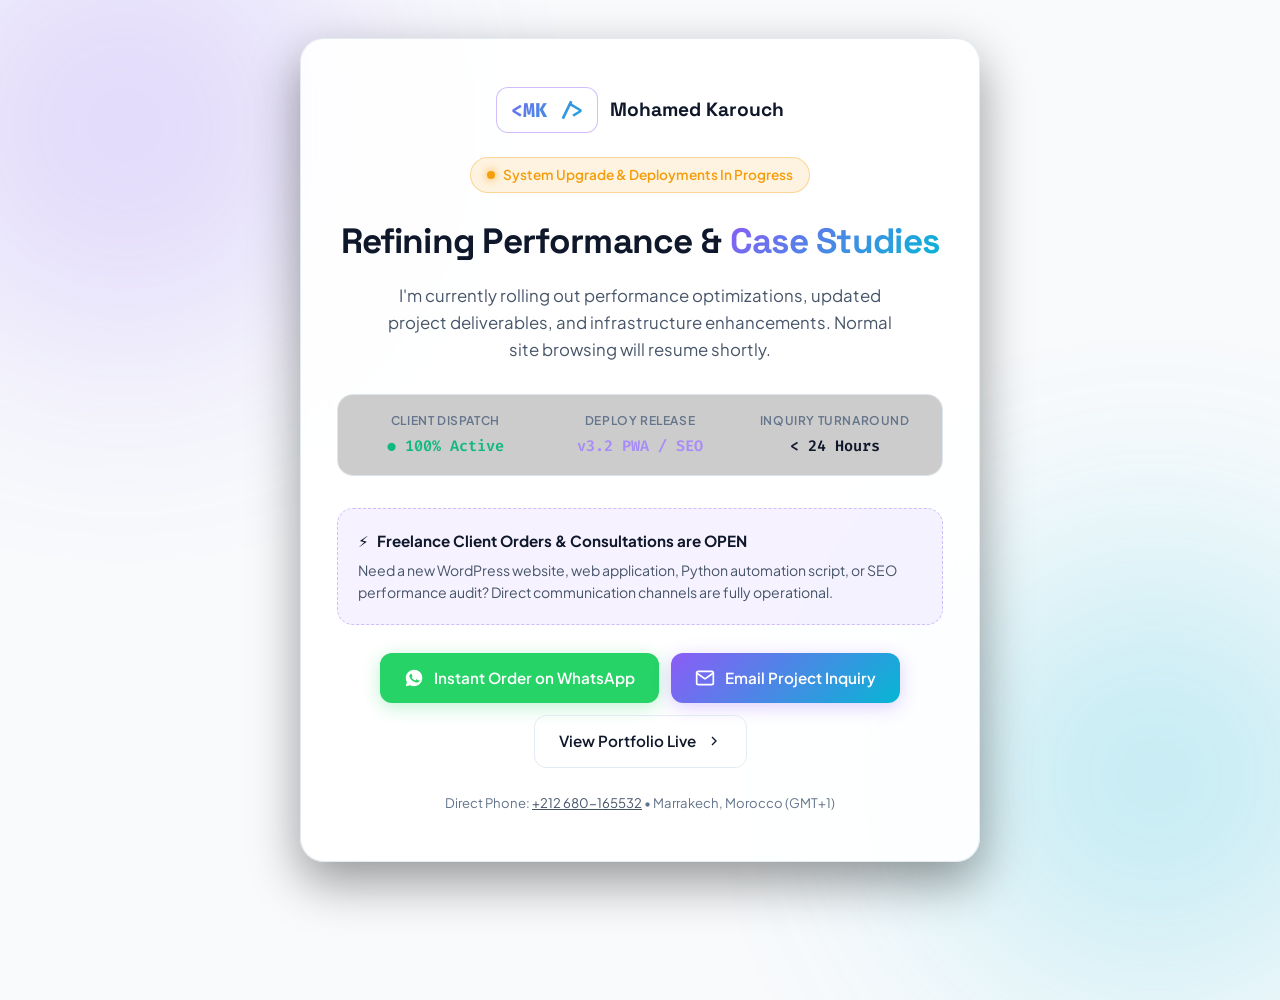
<file: maintenance.html>
<!DOCTYPE html>
<html lang="en">
<head>
    <meta charset="UTF-8">
    <meta name="viewport" content="width=device-width, initial-scale=1.0, viewport-fit=cover">
    
    <title>Scheduled Maintenance &amp; Upgrades | Mohamed Karouch</title>
    <meta name="description" content="Mohamed Karouch's portfolio is currently undergoing scheduled performance optimizations and portfolio upgrades. Direct communication channels remain open.">
    <meta name="author" content="Mohamed Karouch">
    <meta name="robots" content="noindex, follow">

    <!-- Theme Colors -->
    <meta name="theme-color" media="(prefers-color-scheme: dark)" content="#090a10">
    <meta name="theme-color" media="(prefers-color-scheme: light)" content="#f8fafc">

    <!-- Favicon -->
    <link rel="icon" type="image/svg+xml" href="./logo/favicon.svg">
    <link rel="apple-touch-icon" sizes="180x180" href="./logo/apple-touch-icon.png">

    <!-- Google Fonts -->
    <link rel="preconnect" href="https://fonts.googleapis.com">
    <link rel="preconnect" href="https://fonts.gstatic.com" crossorigin>
    <link href="https://fonts.googleapis.com/css2?family=Fira+Code:wght@400;500&family=Plus+Jakarta+Sans:wght@400;500;600;700;800&family=Space+Grotesk:wght@600;700&display=swap" rel="stylesheet">

    <style>
        :root {
            --bg-body: #090a10;
            --bg-card: rgba(20, 25, 42, 0.7);
            --border-card: rgba(255, 255, 255, 0.1);
            --border-hover: rgba(139, 92, 246, 0.5);
            --text-primary: #f8fafc;
            --text-secondary: #94a3b8;
            --text-muted: #64748b;
            --accent-primary: #8b5cf6;
            --accent-secondary: #06b6d4;
            --accent-emerald: #10b981;
            --accent-amber: #f59e0b;
            --accent-gradient: linear-gradient(135deg, #8b5cf6 0%, #06b6d4 100%);
            --font-sans: 'Plus Jakarta Sans', system-ui, -apple-system, sans-serif;
            --font-display: 'Space Grotesk', sans-serif;
            --font-mono: 'Fira Code', monospace;
        }

        @media (prefers-color-scheme: light) {
            :root {
                --bg-body: #f8fafc;
                --bg-card: rgba(255, 255, 255, 0.9);
                --border-card: rgba(226, 232, 240, 0.9);
                --text-primary: #0f172a;
                --text-secondary: #475569;
                --text-muted: #64748b;
            }
        }

        * {
            box-sizing: border-box;
            margin: 0;
            padding: 0;
            -webkit-tap-highlight-color: transparent;
        }

        body {
            font-family: var(--font-sans);
            background-color: var(--bg-body);
            color: var(--text-primary);
            min-height: 100vh;
            display: flex;
            flex-direction: column;
            justify-content: center;
            align-items: center;
            position: relative;
            overflow-x: hidden;
            padding: 24px 16px;
            line-height: 1.6;
        }

        /* Ambient Glow Spheres */
        .ambient-glow {
            position: absolute;
            border-radius: 50%;
            filter: blur(120px);
            opacity: 0.22;
            pointer-events: none;
            z-index: 0;
        }
        .glow-top-left {
            top: -100px;
            left: -100px;
            width: 450px;
            height: 450px;
            background: #8b5cf6;
        }
        .glow-bottom-right {
            bottom: -100px;
            right: -100px;
            width: 450px;
            height: 450px;
            background: #06b6d4;
        }

        /* Container Card */
        .maintenance-container {
            position: relative;
            z-index: 1;
            max-width: 680px;
            width: 100%;
            background: var(--bg-card);
            border: 1px solid var(--border-card);
            border-radius: 24px;
            backdrop-filter: blur(16px);
            -webkit-backdrop-filter: blur(16px);
            padding: 48px 36px;
            box-shadow: 0 20px 50px rgba(0, 0, 0, 0.4);
            text-align: center;
        }

        @media (max-width: 600px) {
            .maintenance-container {
                padding: 32px 20px;
                border-radius: 20px;
            }
        }

        /* Brand Logo */
        .brand-header {
            margin-bottom: 24px;
            display: inline-flex;
            align-items: center;
            gap: 12px;
            text-decoration: none;
        }
        .brand-logo-mark {
            font-family: var(--font-mono);
            font-weight: 700;
            font-size: 1.25rem;
            background: var(--accent-gradient);
            -webkit-background-clip: text;
            -webkit-text-fill-color: transparent;
            padding: 6px 14px;
            border-radius: 12px;
            border: 1px solid rgba(139, 92, 246, 0.4);
            background-color: rgba(139, 92, 246, 0.08);
        }
        .brand-logo-text {
            font-family: var(--font-display);
            font-weight: 700;
            font-size: 1.2rem;
            color: var(--text-primary);
        }

        /* Status Badge */
        .status-pill {
            display: inline-flex;
            align-items: center;
            gap: 8px;
            padding: 6px 16px;
            border-radius: 9999px;
            background: rgba(245, 158, 11, 0.12);
            border: 1px solid rgba(245, 158, 11, 0.35);
            color: var(--accent-amber);
            font-size: 0.85rem;
            font-weight: 600;
            margin-bottom: 20px;
        }
        .pulse-indicator {
            width: 8px;
            height: 8px;
            border-radius: 50%;
            background-color: var(--accent-amber);
            box-shadow: 0 0 10px var(--accent-amber);
            animation: pulseGlow 1.8s infinite;
        }
        @keyframes pulseGlow {
            0%, 100% { opacity: 1; transform: scale(1); }
            50% { opacity: 0.4; transform: scale(1.3); }
        }

        /* Headings */
        .maintenance-title {
            font-family: var(--font-display);
            font-size: 2.2rem;
            font-weight: 700;
            letter-spacing: -0.02em;
            margin-bottom: 14px;
            color: var(--text-primary);
        }
        .gradient-span {
            background: var(--accent-gradient);
            -webkit-background-clip: text;
            -webkit-text-fill-color: transparent;
        }
        @media (max-width: 600px) {
            .maintenance-title {
                font-size: 1.75rem;
            }
        }

        .maintenance-subtitle {
            font-size: 1.05rem;
            color: var(--text-secondary);
            margin-bottom: 30px;
            max-width: 520px;
            margin-left: auto;
            margin-right: auto;
        }

        /* System Telemetry Row */
        .telemetry-grid {
            display: grid;
            grid-template-columns: repeat(3, 1fr);
            gap: 12px;
            margin-bottom: 32px;
            padding: 16px;
            background: rgba(0, 0, 0, 0.2);
            border: 1px solid var(--border-card);
            border-radius: 16px;
        }
        @media (max-width: 540px) {
            .telemetry-grid {
                grid-template-columns: 1fr;
                gap: 8px;
            }
        }
        .telemetry-item {
            display: flex;
            flex-direction: column;
            gap: 4px;
        }
        .telemetry-label {
            font-size: 0.75rem;
            text-transform: uppercase;
            letter-spacing: 0.05em;
            color: var(--text-muted);
            font-weight: 600;
        }
        .telemetry-value {
            font-family: var(--font-mono);
            font-size: 0.95rem;
            font-weight: 600;
            color: var(--text-primary);
        }
        .val-emerald { color: var(--accent-emerald); }
        .val-purple { color: #a78bfa; }

        /* Direct Action & Orders Banner */
        .urgent-inquiry-box {
            background: rgba(139, 92, 246, 0.08);
            border: 1px dashed rgba(139, 92, 246, 0.35);
            border-radius: 16px;
            padding: 20px;
            margin-bottom: 28px;
            text-align: left;
        }
        .urgent-inquiry-title {
            font-size: 0.95rem;
            font-weight: 700;
            color: var(--text-primary);
            margin-bottom: 6px;
            display: flex;
            align-items: center;
            gap: 8px;
        }
        .urgent-inquiry-desc {
            font-size: 0.88rem;
            color: var(--text-secondary);
        }

        /* Buttons Group */
        .actions-group {
            display: flex;
            flex-wrap: wrap;
            gap: 12px;
            justify-content: center;
            margin-bottom: 24px;
        }
        .btn {
            display: inline-flex;
            align-items: center;
            justify-content: center;
            gap: 10px;
            padding: 13px 24px;
            border-radius: 12px;
            font-size: 0.95rem;
            font-weight: 600;
            text-decoration: none;
            cursor: pointer;
            transition: all 0.25s cubic-bezier(0.16, 1, 0.3, 1);
            border: none;
            min-height: 48px;
        }
        @media (max-width: 500px) {
            .btn {
                width: 100%;
            }
        }
        .btn-whatsapp {
            background: #25D366;
            color: #ffffff;
            box-shadow: 0 4px 18px rgba(37, 211, 102, 0.3);
        }
        .btn-whatsapp:hover {
            background: #20bd5a;
            transform: translateY(-2px);
            box-shadow: 0 6px 24px rgba(37, 211, 102, 0.45);
        }
        .btn-email {
            background: var(--accent-gradient);
            color: #ffffff;
            box-shadow: 0 4px 18px rgba(139, 92, 246, 0.3);
        }
        .btn-email:hover {
            transform: translateY(-2px);
            box-shadow: 0 6px 24px rgba(139, 92, 246, 0.45);
        }
        .btn-outline {
            background: transparent;
            color: var(--text-primary);
            border: 1px solid var(--border-card);
        }
        .btn-outline:hover {
            border-color: var(--border-hover);
            background: rgba(255, 255, 255, 0.05);
            transform: translateY(-2px);
        }

        /* Footer info */
        .footer-note {
            font-size: 0.82rem;
            color: var(--text-muted);
            margin-top: 12px;
        }
        .footer-note a {
            color: var(--text-secondary);
            text-decoration: underline;
        }
        .footer-note a:hover {
            color: var(--accent-secondary);
        }
    </style>
</head>
<body>
    <div class="ambient-glow glow-top-left" aria-hidden="true"></div>
    <div class="ambient-glow glow-bottom-right" aria-hidden="true"></div>

    <main class="maintenance-container">
        <!-- Brand Header -->
        <a href="index.html" class="brand-header" title="Mohamed Karouch Home">
            <span class="brand-logo-mark">&lt;MK /&gt;</span>
            <span class="brand-logo-text">Mohamed Karouch</span>
        </a>

        <!-- Status Indicator -->
        <div>
            <div class="status-pill">
                <span class="pulse-indicator"></span>
                <span>System Upgrade &amp; Deployments In Progress</span>
            </div>
        </div>

        <h1 class="maintenance-title">
            Refining Performance &amp; <span class="gradient-span">Case Studies</span>
        </h1>

        <p class="maintenance-subtitle">
            I'm currently rolling out performance optimizations, updated project deliverables, and infrastructure enhancements. Normal site browsing will resume shortly.
        </p>

        <!-- System Telemetry Row -->
        <div class="telemetry-grid">
            <div class="telemetry-item">
                <span class="telemetry-label">Client Dispatch</span>
                <span class="telemetry-value val-emerald">● 100% Active</span>
            </div>
            <div class="telemetry-item">
                <span class="telemetry-label">Deploy Release</span>
                <span class="telemetry-value val-purple">v3.2 PWA / SEO</span>
            </div>
            <div class="telemetry-item">
                <span class="telemetry-label">Inquiry Turnaround</span>
                <span class="telemetry-value">&lt; 24 Hours</span>
            </div>
        </div>

        <!-- Orders & Inquiries Active Notice -->
        <div class="urgent-inquiry-box">
            <div class="urgent-inquiry-title">
                <span>⚡</span>
                <span>Freelance Client Orders &amp; Consultations are OPEN</span>
            </div>
            <p class="urgent-inquiry-desc">
                Need a new WordPress website, web application, Python automation script, or SEO performance audit? Direct communication channels are fully operational.
            </p>
        </div>

        <!-- Action Buttons -->
        <div class="actions-group">
            <a href="https://wa.me/212680165532?text=Hi%20Mohamed,%20I%20saw%20your%20portfolio%20maintenance%20page%20and%20would%20like%20to%20place%20an%20order%20or%20inquire%20about%20a%20project!" class="btn btn-whatsapp" target="_blank" rel="noopener noreferrer">
                <svg width="20" height="20" viewBox="0 0 24 24" fill="currentColor"><path d="M12.04 2c-5.46 0-9.91 4.45-9.91 9.91 0 1.75.46 3.45 1.32 4.95L2.05 22l5.25-1.38c1.45.79 3.08 1.21 4.74 1.21 5.46 0 9.91-4.45 9.91-9.91 0-2.65-1.03-5.14-2.9-7.01A9.816 9.816 0 0 0 12.04 2zm5.79 14.07c-.24.68-1.39 1.31-1.92 1.39-.5.08-1.14.12-3.69-.93-2.73-1.12-4.48-3.9-4.62-4.08-.14-.19-1.11-1.48-1.11-2.82 0-1.34.7-2 1-2.28.24-.23.53-.29.71-.29.17 0 .35 0 .5.01.16.01.37-.06.58.44.22.52.75 1.82.81 1.96.07.14.11.31.02.49-.09.18-.14.29-.28.45-.14.16-.29.35-.42.47-.14.14-.29.29-.12.58.17.29.74 1.22 1.6 1.98 1.1 1 2.03 1.31 2.32 1.45.29.14.46.12.63-.07.18-.2.75-.87.95-1.17.2-.3.4-.25.68-.15.28.1.1.78 3.86 1.88 4.09.1.22.17.37.2.44.02.07.02.41-.22 1.09z"/></svg>
                <span>Instant Order on WhatsApp</span>
            </a>

            <a href="mailto:karouchmohamed21@gmail.com?subject=Project%20Inquiry%20%2F%20Order%20Proposition&body=Hi%20Mohamed,%0A%0AI'd%20like%20to%20discuss%20a%20new%20project.%0A%0AProject%20Scope:%20%0ABudget:%20%0ATimeline:%20%0A%0AThanks!" class="btn btn-email">
                <svg width="20" height="20" viewBox="0 0 24 24" fill="none" stroke="currentColor" stroke-width="2" stroke-linecap="round" stroke-linejoin="round"><path d="M4 4h16c1.1 0 2 .9 2 2v12c0 1.1-.9 2-2 2H4c-1.1 0-2-.9-2-2V6c0-1.1.9-2 2-2z"></path><polyline points="22,6 12,13 2,6"></polyline></svg>
                <span>Email Project Inquiry</span>
            </a>

            <a href="index.html" class="btn btn-outline">
                <span>View Portfolio Live</span>
                <svg width="16" height="16" viewBox="0 0 24 24" fill="none" stroke="currentColor" stroke-width="2"><polyline points="9 18 15 12 9 6"></polyline></svg>
            </a>
        </div>

        <p class="footer-note">
            Direct Phone: <a href="tel:+212680165532">+212 680-165532</a> &bull; Marrakech, Morocco (GMT+1)
        </p>
    </main>
</body>
</html>
</file>
